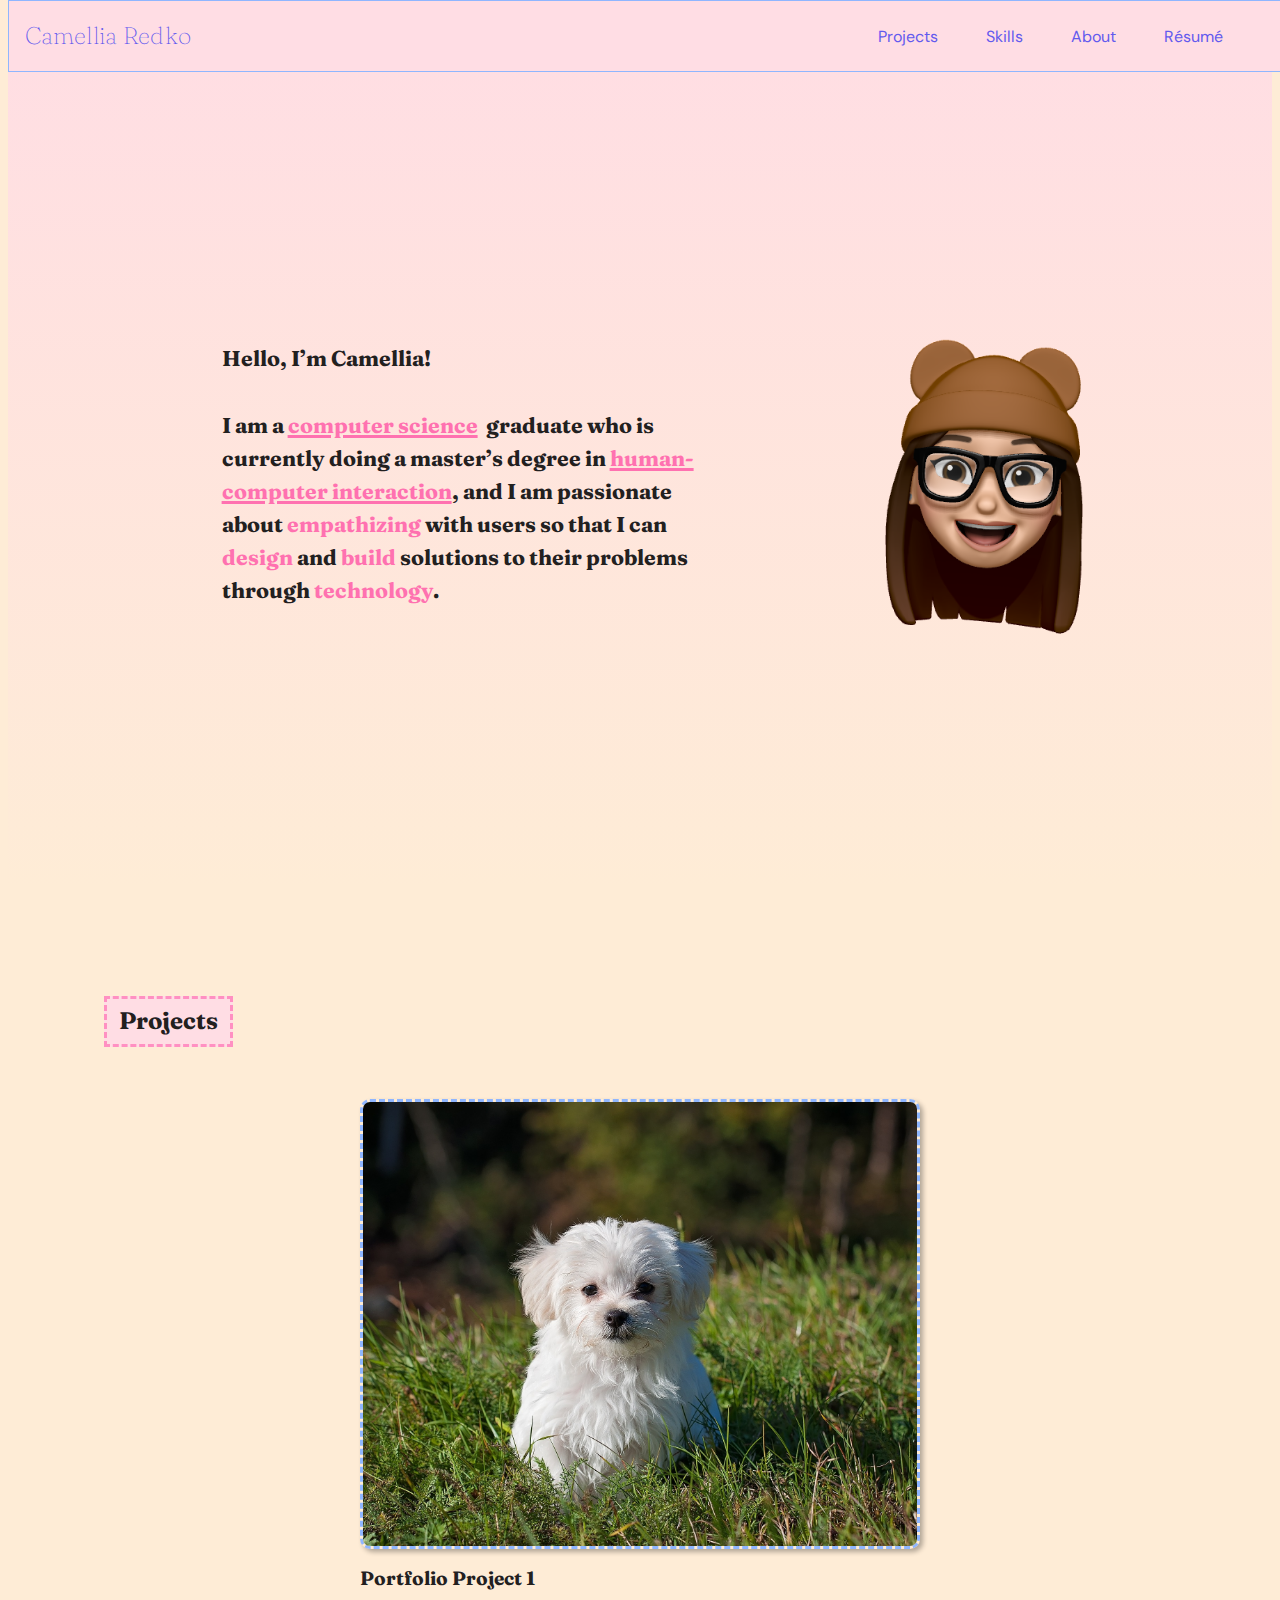
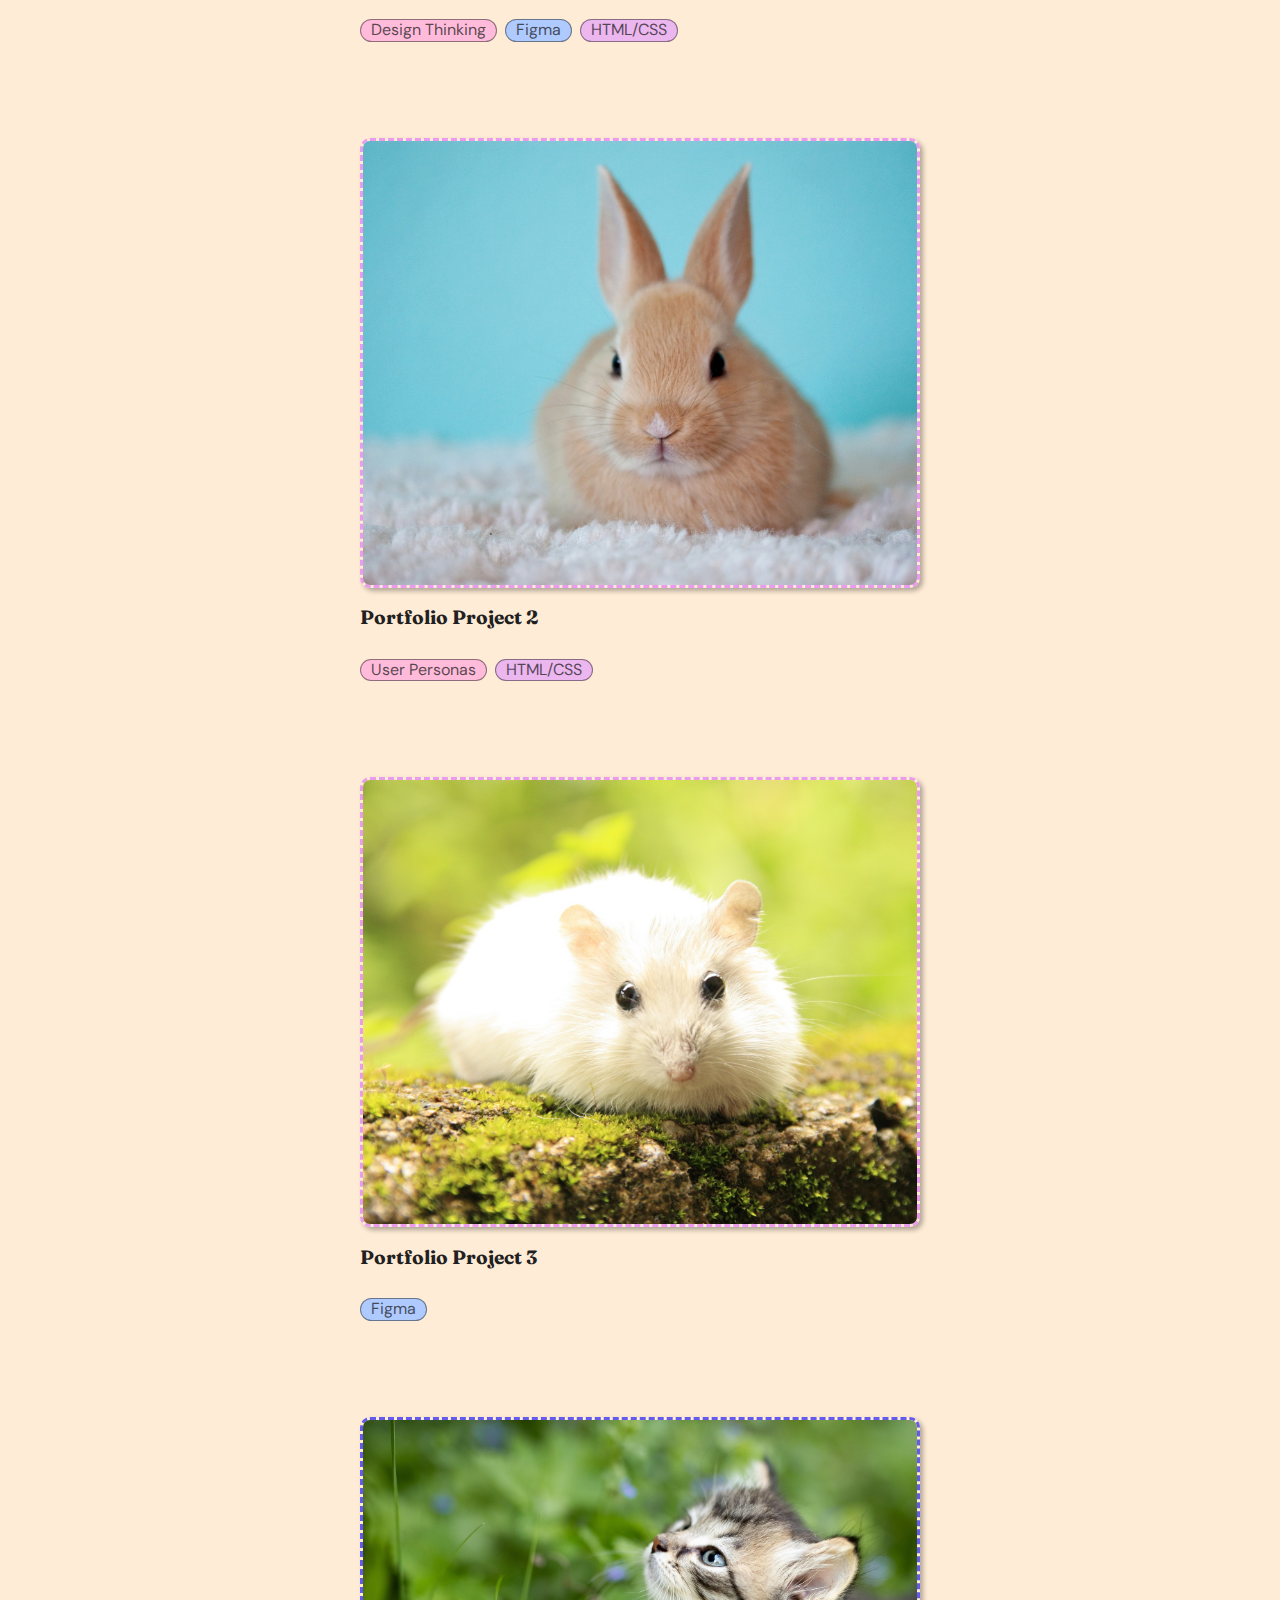
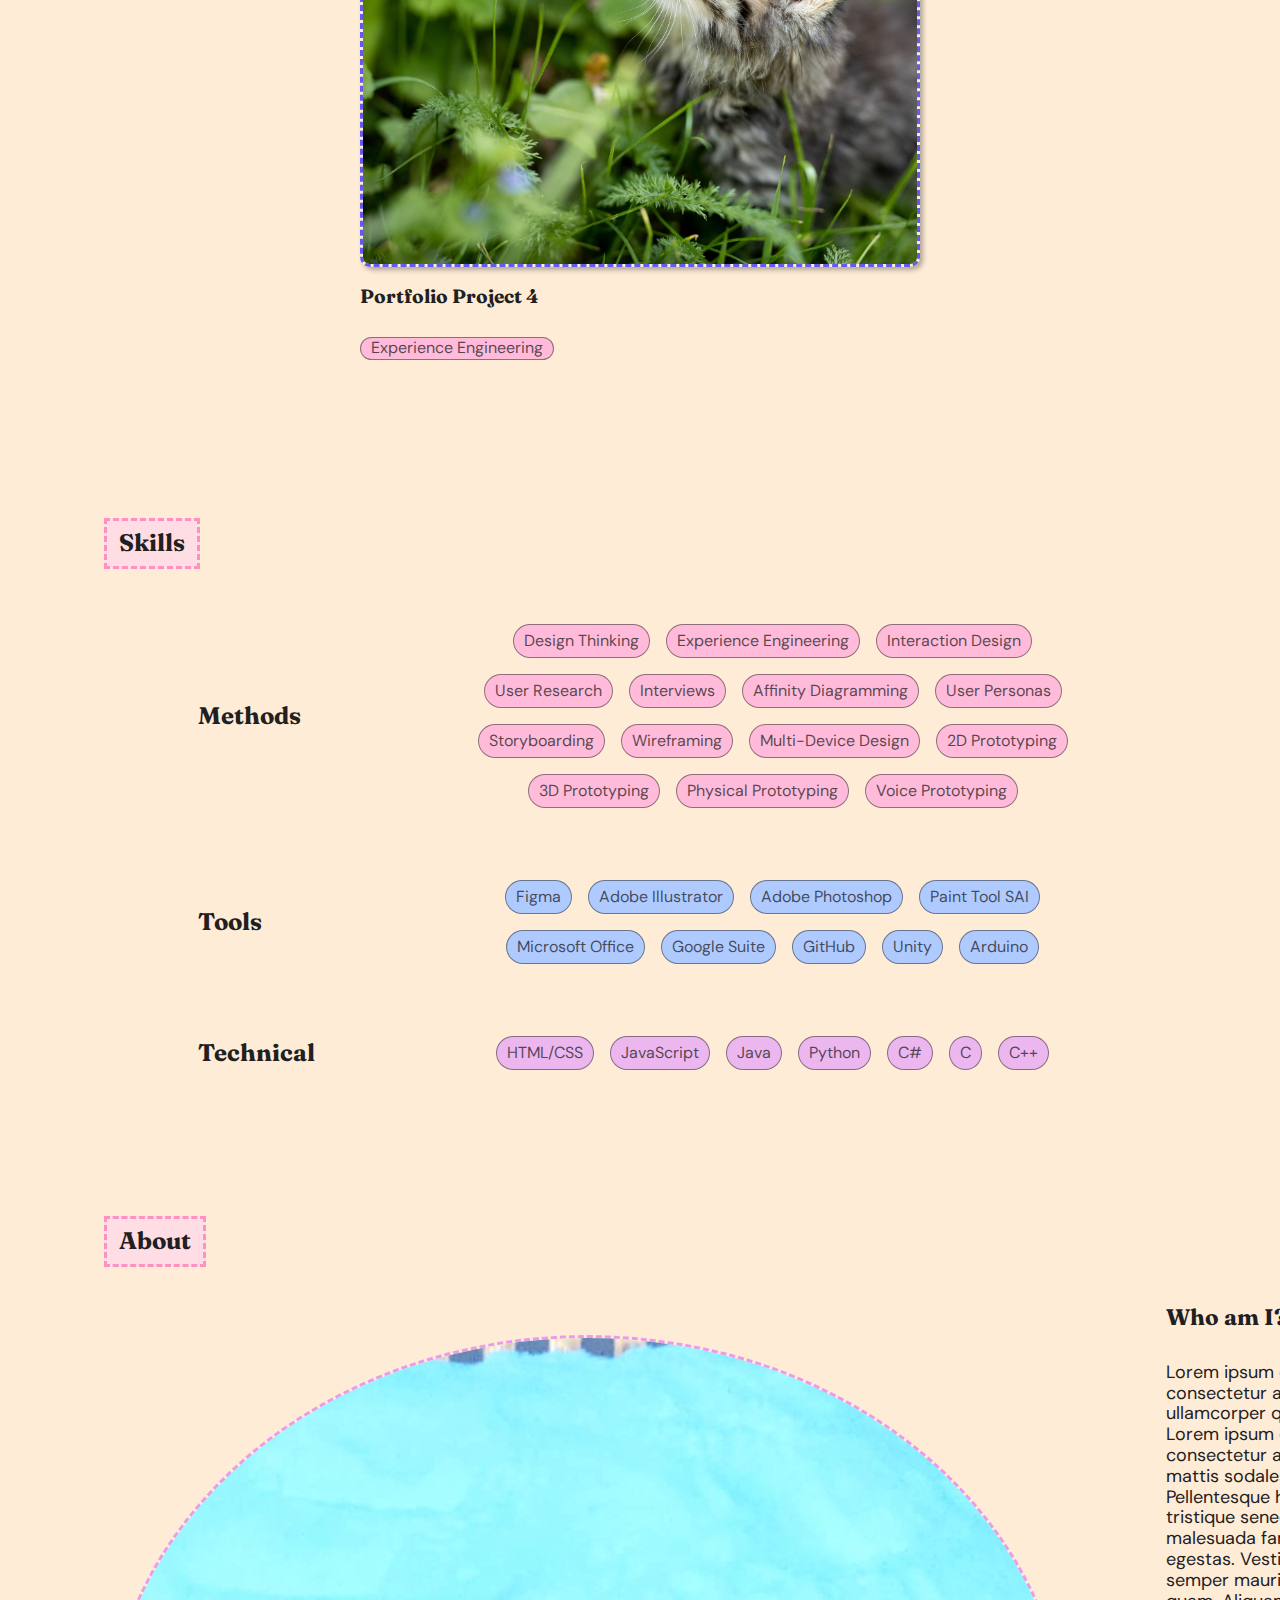
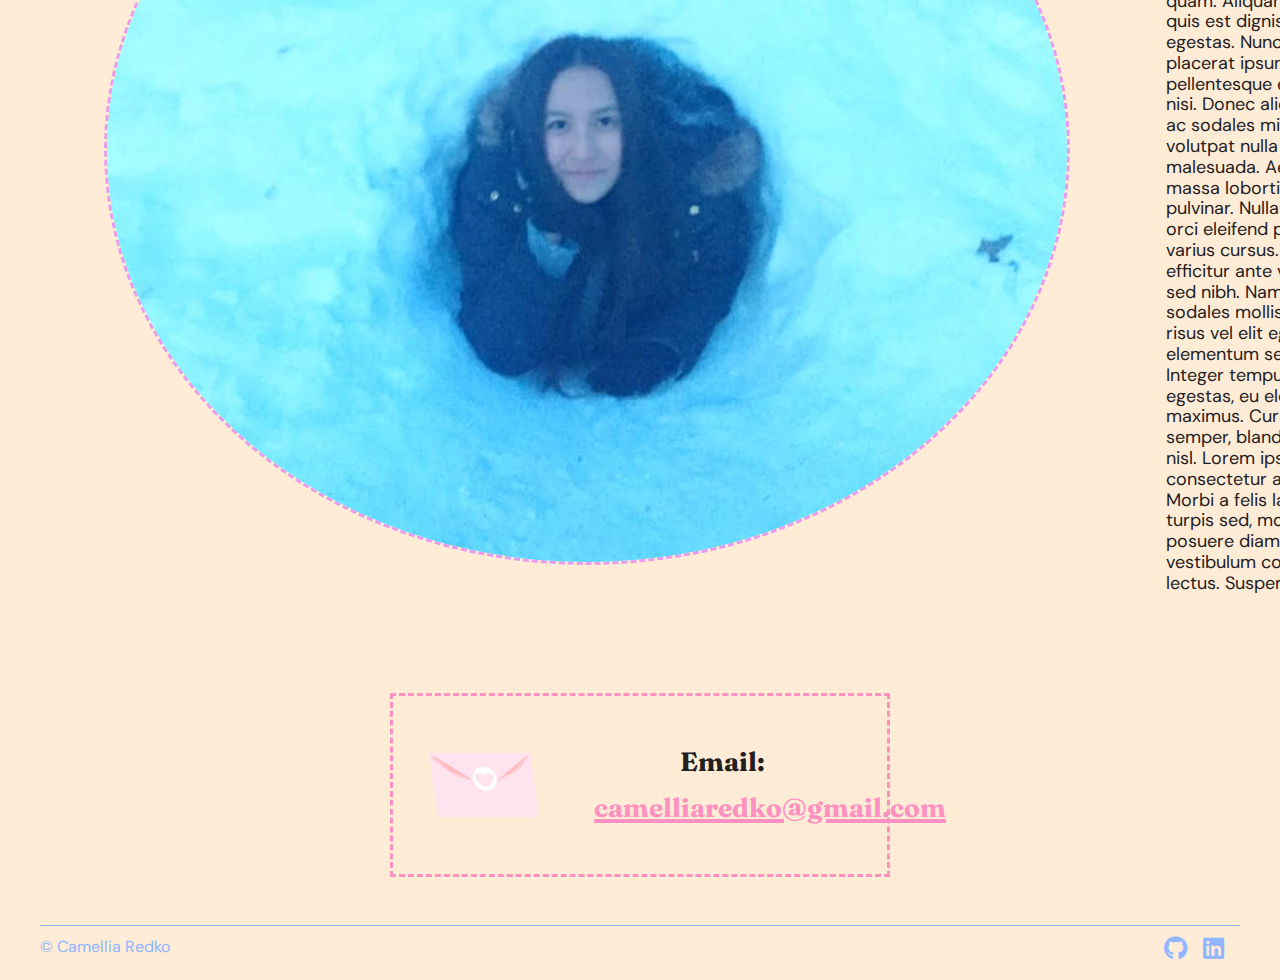
<file: index - Copy.html>
<!DOCTYPE html>
<html lang="en-US">
  <head>
    <meta name="viewport" content="width=device-width, initial-scale=1">
    <title>Camellia's Portfolio</title>
    <link rel="preconnect" href="https://fonts.googleapis.com">
    <link rel="preconnect" href="https://fonts.gstatic.com" crossorigin>
    <link
      href="https://fonts.googleapis.com/css2?family=DM+Sans&family=Fraunces&display=swap"
      rel="stylesheet">
    <link rel="stylesheet" href="https://cdnjs.cloudflare.com/ajax/libs/font-awesome/5.15.3/css/all.min.css">
    <!-- <link rel="stylesheet" href="./camellia_portfolio_index_files/reset.css"> -->
    <link rel="stylesheet" href="./camellia_portfolio_index_files/styles.css">
  </head>
  <body>

    <header id="topbar">
      <h1 id="nameplate"><a href="#intro-section">Camellia Redko</a></h1>
      <nav id="navbar">
        <ul>
          <li><a href="#projects-section">Projects</a></li>
          <li><a href="#skills-section">Skills</a></li>
          <li><a href="#about-section">About</a></li>
          <li><a href="resume.html">Résumé</a></li>
        </ul>
      </nav>
    </header>

    <main>
      <section id="intro-section">
        <div id="intro-text" class="intro-spacer">
          <h3>
            Hello, I’m Camellia! <br> <br>
            I am a
            <a
              href="https://www.vassar.edu/computerscience/"
              target="_blank"
              class="hotpink underline"
            >
              computer science</a
            >
            &nbsp;graduate who is currently doing a master’s degree in
            <a
              href="https://www.plus.ac.at/studium/studienangebot/masterstudien/human-computer-interaction/?lang=en"
              target="_blank"
              class="hotpink underline"
            >
              human-computer interaction</a
            >, and I am passionate about
            <span class="hotpink"> empathizing </span>
            with users so that I can
            <span class="hotpink"> design </span>
            and
            <span class="hotpink"> build </span>
            solutions to their problems through
            <span class="hotpink"> technology</span>.
          </h3>
        </div>
        <img
          id="me-greeting"
          class="intro-spacer"
          src="./camellia_portfolio_index_files/me_greeting.PNG"
          alt="a 3D model of me smiling">
      </section>

      <section id="projects-section">
        <h2 class="section-title">Projects</h2>
        <div id="projects-content" class="section-content">
          <div class="project-container">
            <article class="project-item">
              <img class="project-card-image-big project-blue" src="./camellia_portfolio_index_files/project_1.png" alt="First project image">
              <h3>Portfolio Project 1</h3>
              <div class="big-tags-width tags-container">
              <div class="tag-pink">
                <p>Design Thinking</p>
              </div>
              <div class="tag-blue">
                <p>Figma</p>
              </div>
              <div class="tag-purple">
                <p>HTML/CSS</p>
              </div>
            </div>
            </article>
      
            <article class="project-item">
              <img class="project-card-image-small project-purple" src="./camellia_portfolio_index_files/project_2.png" alt="Second project image">
              <h3>Portfolio Project 2</h3>
              <div class="small-tags-width tags-container">
              <div class="tag-pink">
                <p>User Personas</p>
              </div>
              <div class="tag-purple">
                <p>HTML/CSS</p>
              </div>
            </div>
            </article>

            <article class="project-item">
              <img class="project-card-image-small project-purple" src="./camellia_portfolio_index_files/project_3.png" alt="Third project image">
              <h3>Portfolio Project 3</h3>
              <div class="small-tags-width tags-container">
              <div class="tag-blue">
                <p>Figma</p>
              </div>
            </div>
            </article>
            <article class="project-item">
              <img class="project-card-image-big project-periwinkle" src="./camellia_portfolio_index_files/project_4.png" alt="Fourth project image">
              <h3>Portfolio Project 4</h3>
              <div class="big-tags-width tags-container"></div>
              <div class="tag-pink">
                <p>Experience Engineering</p>
              </div>
            </article>
          </div>
        </div>
      </section>
    <section id="skills-section">
      <h2 class="section-title">Skills</h2>
        <div id="skills-content">
          <div id="methods" class="skill-type">
            <h2>Methods</h2> 
            <div class="skills-boxes-pink">
                <p>Design Thinking</p>
                <p>Experience Engineering</p>
                <p>Interaction Design</p>
                <p>User Research</p>
                <p>Interviews</p>
                <p>Affinity Diagramming</p>
                <p>User Personas</p>
                <p>Storyboarding</p>
                <p>Wireframing</p>
                <p>Multi-Device Design</p>
                <p>2D Prototyping</p>
                <p>3D Prototyping</p>
                <p>Physical Prototyping</p>
                <p>Voice Prototyping</p>
            </div>
          </div>
          <div id="tools" class="skill-type">
            <h2>Tools</h2>
            <div class="skills-boxes-blue">
                <p>Figma</p>
                <p>Adobe Illustrator</p>
                <p>Adobe Photoshop</p>
                <p>Paint Tool SAI</p>
                <p>Microsoft Office</p>
                <p>Google Suite</p>
                <p>GitHub</p>
                <p>Unity</p>
                <p>Arduino</p>
            </div>
          </div>
          <div id="technical" class="skill-type">
            <h2>Technical</h2>
            <div class="skills-boxes-purple">
                <p>HTML/CSS</p>
                <p>JavaScript</p>
                <p>Java</p>
                <p>Python</p>
                <p>C#</p>
                <p>C</p>
                <p>C++</p>
            </div>
          </div>
        </div>
      </section>
      
      <section id="about-section">
        <h2 class="section-title">About</h2>
        <div class="about-content">
          <img class="about-image" src="./camellia_portfolio_index_files/me_igloo.png" alt="Me in an igloo">
          <div class="about-text">
          <h2>Who am I?</h2>
          <p>Lorem ipsum dolor sit amet, consectetur adipiscing elit. Ut ullamcorper quis ex sed tempor. Lorem ipsum dolor sit amet, consectetur adipiscing elit. Sed mattis sodales felis eu tempor. Pellentesque habitant morbi tristique senectus et netus et malesuada fames ac turpis egestas. Vestibulum eget semper mauris, quis bibendum quam. Aliquam faucibus odio quis est dignissim, id feugiat felis egestas. Nunc a est nibh.
            Sed placerat ipsum blandit, pellentesque eros nec, ornare nisi. Donec aliquet maximus odio, ac sodales mi faucibus quis. Sed volutpat nulla id porttitor malesuada. Aenean congue massa lobortis enim accumsan pulvinar. Nullam non sapien sed orci eleifend porttitor. Ut varius varius cursus. Integer eget urna efficitur ante varius euismod ac sed nibh.
            Nam quis nisi at metus sodales mollis. Integer tempus risus vel elit egestas, eu elementum sem maximus. Cur
Integer tempus risus vel elit egestas, eu elementum sem maximus. Curabitur congue nibh semper, blandit ipsum id, tempor nisl. Lorem ipsum dolor sit amet, consectetur adipiscing elit. Morbi a felis laoreet, fringilla turpis sed, mollis metus. Donec posuere diam et libero vestibulum commodo non et lectus. Suspendisse potenti.</p>
              </div>
              </div>
              </section>

          <section id="contact-section">
            <div class="contact-box">
            <img class="letter-image" src="./camellia_portfolio_index_files/letter.png" alt="Letter">
            <div class="contact-text">
            <h2>Email:</h2>
            <h2 class="pink underline pink-underline">camelliaredko@gmail.com</h2>
          </div>
          </div>
          </section>

    </main>
    <footer>
      <span class="blue" style="padding-top: 10px;">&copy; Camellia Redko</span>
      <nav>
        <div class="icon-container">
          <a href="https://github.com/camelliaredko">
            <i class="fab fa-github" style="margin-right: 16px; font-size: 24px; color: #8fb6ff;"></i>
          </a>
          <a href="https://www.linkedin.com/in/camelliaredko/">
            <i class="fab fa-linkedin" style="font-size: 24px; color: #8fb6ff;"></i>
          </a>
        </div>
      </nav>
    </footer>
  </body>
</html>
</file>
<file: camellia_portfolio_index_files/styles.css>
@import url("https://fonts.googleapis.com/css2?family=DM+Sans&family=Fraunces&display=swap");

/* font-family: 'DM Sans', sans-serif;
font-family: 'Fraunces', serif; */

*, *:after, *:before {
  box-sizing: border-box;
}

.blue {
  color: #8fb6ff;
}
.periwinkle {
  color: #635aee;
}
.purple {
  color: #ea9bee;
}
.pink {
  color: #ff90c2;
}
.hotpink {
    color: #FF71B0;
}
.lightpink {
  color: #ffdde4;
}
.tan {
  color: #feecd6;
}
.darkgray {
  color: #22201f;
}
.blue-tag {
  color: #AECAFF;
}
.pink-tag {
  color: #FFBBD9;
}
.purple-tag {
  color: #ECB6EF;
}

html {
  color: #22201f;
  background-color: #feecd6;
}

a {
  text-decoration: none;
  color: #635aee;
}

body {
  font-family: "DM Sans", sans-serif;
}

h1,
h2,
h3,
h4,
h5 {
  font-family: "Fraunces", serif;
}

.underline {
    text-decoration: underline;
    text-decoration-thickness: 15%;
  }

#nameplate {
  margin-left: 0.5em;
  color: #8fb6ff;
  text-decoration: none;
  font-weight: 100;
  font-size: 150%;
  padding: 2rem 3rem 2rem 1rem;
  line-height: 2rem;
  margin: 0em;
}

main {
  position: relative;
  width: 100%;
  margin: 0;
  padding: 0;
  line-height: 1.3em;
}

main section {
  flex-basis: 70%;
  display: flex;
  flex-direction: row;
  flex-wrap: wrap;
  width: 100%;
}

.section-title-wrapper {
    margin-top: 3em;
    margin-bottom: 3em;
    width: 100%;
    position: relative;
}

.section-title {
  font-weight: bold;
  font-size: 150%;
  left: 4em;
  display: inline-block;
  padding: 12px;
  text-align: center;
  border: 3px dashed #ff90c2;
  background-color: #ffdde4;
  color: #22201f;
  position: relative;
}

.section-title-wrapper:after {
  content: "";
  position: absolute;
  width: 100vw;
  height: 1px;
  border-bottom: 3px dashed #ff90c2;
  top: 50%;
  z-index: -1;
}

#intro-section {
    background: linear-gradient(to bottom, #ffdde4, #feecd6);
    font-weight: bolder;
    font-size: 115%;
  }

#projects-section {
  padding-top: 10vh;
}

#skills-section {
  padding-top: 10vh;
}

#about-section {
  padding-top: 10vh;
}

#topbar {
  width: 100%;
  display: flex;
  flex-direction: row;
  justify-content: space-between;
  align-items: center;
  border: 1px solid #8fb6ff;
  margin: 0em;
  padding: 1vh 0vh;
  position: fixed;
  background-color: #ffdde4;
  top: 0;
  z-index: 1;
  height: 8vh;
}

#navbar ul {
  display: flex;
  flex-direction: row;
  margin: 0;
  padding: 0rem 2rem 0rem 2rem;
}

#navbar a {
  padding: 1rem;
}

#navbar li {
  list-style-type: none;
  margin-right: 1em;
}

.skill-type h2 {
  font-weight: bold;
  font-size: 150%;
}

.skills-name {
  display: flex;
  justify-content: flex-start;
  align-items: center;
}

.skills-icons {
  width: 32px;
  height: auto;
  margin-right: 0.75em;
}

.skill-type {
  display: flex;
  flex-direction: row;
  flex-wrap: wrap;
  justify-content: space-between;
  align-content: center;
  align-items: center;
  margin: auto;
  width: 70%;
}

.skills-boxes-pink,
.skills-boxes-blue,
.skills-boxes-purple {
  display: flex;
  flex-direction: row;
  flex-wrap: wrap;
  justify-content: center;
  align-content: center;
  align-items: center;
  width: 70%;
  margin: 1.75em 0em;
  line-height: 2em;
}

.skills-boxes-pink p {
  display: inline-block;
  border: 1px solid rgba(34, 32, 31, 0.5);
  padding: 0px 10px;
  border-radius: 100px;
  background-color: #FFBBD9;
  color: #22201f;
  font-size: 16px;
  margin: 0.5rem;
  color: rgba(34, 32, 31, 0.75);
}

.skills-boxes-blue p {
  display: inline-block;
  border: 1px solid rgba(34, 32, 31, 0.5);
  padding: 0px 10px;
  border-radius: 100px;
  background-color: #AECAFF;
  color: #22201f;
  font-size: 16px;
  margin: 0.5rem;
  color: rgba(34, 32, 31, 0.75);
}

.skills-boxes-purple p {
  display: inline-block;
  border: 1px solid rgba(34, 32, 31, 0.5);
  padding: 0px 10px;
  border-radius: 100px;
  background-color: #ECB6EF;
  color: #22201f;
  font-size: 16px;
  margin: 0.5rem;
  color: rgba(34, 32, 31, 0.75);
}

#contact-section {
  display: flex;
  flex-direction: row;
  justify-content: space-between;
  align-items: center;
}

.contact-box {
  display: flex;
  align-items: center;
  justify-content: center;
  width: 80%;
  max-width: 500px;
  height: auto;
  border: 3px dashed #ff90c2;
  margin: auto;
  object-fit: cover;
  padding: 2em 5%;
}

.letter-image {
  width: 30%;
  max-width: 200px;
  height: auto;
  margin-right: 15%;
  object-fit: cover;
}

.contact-text {
  width: 70%;
  text-align: center;
  font-weight: bold;
  font-size: 110%;
  line-height: 1.5rem;
}

#intro-section {
  display: flex;
  flex-direction: row;
  flex-wrap: wrap;
  padding: 0;
  justify-content: center;
  align-items: center;
  position: relative;
  padding: 12em 0em 9em;
  line-height: 1.8em;
}

#intro-text {
  width: 40%;
  margin: 5em;
}

.intro-spacer {
  padding: 0;
}

#me-greeting {
  width: 18em;
}

.icon-container {
  margin-top: 10px;
}

.about-content {
  display: flex;
  flex-direction: row;
  justify-content: space-between;
  align-items: center;
  margin-bottom: 5em;
}

.about-image {
  flex-basis: 25%;
  flex-shrink: 0;
  flex-grow: 0;
  /* width: 25rem;
  height: 25rem; */
  border-radius: 50%;
  border: 3px dashed #ea9bee;
  margin: 3em 6em 3em 6em;
  object-fit: cover;
  shape-outside: circle();
  /* margin-right: 3em; */
}

.about-text {
  flex-basis: 75%;
  width: 60%;
  min-width: 20%;
  margin-right: 6em;
  font-size: 18px;
}

.about-text h2 {
  font-weight: bold;
  font-size: 125%;
  margin-bottom: 1.5em;
}

.section-content {
  margin: 2em 5em;
  width: 100%;
}

#projects-content {
  display: flex-grow;
  flex-direction: row;
  flex-wrap: wrap;
  justify-content: space-evenly;
}

.project-container {
  display: flex;
  flex-wrap: wrap;
  justify-content: center;
  gap: 5rem 2rem;
}

.project-description {
  max-width: 40vw;
}

.project-item h3 {
  margin-top: 0.7em;
  font-weight: bold;
  font-size: 120%;
}

.project-item p {
  margin-top: 0.7em;
}

.project-blue {
  border: 3px dashed #8fb6ff;
}

.project-pink {
  border: 3px dashed #ff90c2;
}

.project-purple {
  border: 3px dashed #ea9bee;
}

.project-periwinkle {
  border: 3px dashed #635aee;
}

.project-card-image-big {
  width: 40vw;
  height: 50vh;
  min-width: 35em;
  border-radius: 10px;
  margin: 0;
  object-fit: cover;
  box-shadow: 3px 3px 5px rgba(0, 0, 0, 0.3);
}

.project-card-image-small {
  width: 40vw;
  height: 50vh;
  min-width: 35em;
  border-radius: 10px;
  margin: 0;
  object-fit: cover;
  box-shadow: 3px 3px 5px rgba(0, 0, 0, 0.3);
}

.small-tags-width {
  max-width: 40vw;
}

.big-tags-width {
  max-width: 40vw;
}

.tags-container {
  display: flex;
  flex-direction: row;
  flex-wrap: wrap;
}

.tag-pink p {
  display: inline-block;
  border: 1px solid rgba(34, 32, 31, 0.5);
  padding: 0px 10px;
  border-radius: 100px;
  background-color: #FFBBD9;
  color: #22201f;
  font-size: 16px;
  margin-right: 0.5em;
  line-height: 1.3em;
  color: rgba(34, 32, 31, 0.75);
}

.tag-blue p {
  display: inline-block;
  border: 1px solid rgba(34, 32, 31, 0.5);
  padding: 0px 10px;
  border-radius: 100px;
  background-color: #AECAFF;
  color: #22201f;
  font-size: 16px;
  margin-right: 0.5em;
  line-height: 1.3em;
  color: rgba(34, 32, 31, 0.75);
}

.tag-purple p {
  display: inline-block;
  border: 1px solid rgba(34, 32, 31, 0.5);
  padding: 0px 10px;
  border-radius: 100px;
  background-color: #ECB6EF;
  color: #22201f;
  font-size: 16px;
  margin-right: 0.5em;
  line-height: 1.3em;
  color: rgba(34, 32, 31, 0.75);
}

.icon-container {
  display: flex;
  justify-content: center;
  margin: 10px 16px;
}

footer {
  display: flex;
  justify-content: space-between;
  margin-left: auto;
  margin-right: auto;
  border-top: 1px solid #8fb6ff;
  width: 95%;
  text-decoration-color: #8fb6ff;
  margin-top: 3em;
}

/* mobile styles */
@media only screen and (min-width: 0) and (max-width: 50em) {
  #topbar {
    display: flex;
    justify-content: left;
    align-items: center;
  }

  #navbar ul {
    display: none;
  }

  #intro-text {
    width: 80%;
    margin: 2em;
  }

  #me-greeting {
    width: 60%;
    margin: 1em;
  }

  #intro-section {
    display: flex;
    flex-direction: column-reverse;
    flex-wrap: wrap;
    padding: 0;
    justify-content: center;
    align-items: center;
    position: relative;
    padding: 4em 0em 0em;
    line-height: 1.3em;
  }

  .section-content {
    margin: 4em 0em;
    width: 100%;
  }

  .section-title {
    display: inline-block;
    padding: 12px;
    text-align: center;
    border: 3px dashed #ff90c2;
    background-color: #ffdde4;
    color: #22201f;
    position: relative;
    margin: auto;
    width: 50%;
    /* margin-left: 20%; */
  }

  .section-title:before {
    content: "";
    position: absolute;
    width: 100vw;
    height: 1px;
    border-bottom: 3px dashed #ff90c2;
    top: 50%;
    z-index: -1;
    left: 50%;
    margin-left: -50vw;
  }

  .project-card-image-big {
    width: 80vw;
    height: 50vh;
    min-width: 80vw;
    border-radius: 10px;
    margin: 0;
    object-fit: cover;
  }

  .project-card-image-small {
    width: 80vw;
    height: 50vh;
    min-width: 80vw;
    border-radius: 10px;
    margin: 0;
    object-fit: cover;
  }

  .project-description {
    max-width: 80vw;
  }

  .small-tags-width {
    max-width: 80vw;
  }

  .big-tags-width {
    max-width: 80vw;
  }

  #methods {
    margin-top: 5em;
  }

  .skill-type {
    margin-top: 2em;
    flex-direction: column;
    align-items: center;
  }

  .skills-boxes-pink,
  .skills-boxes-blue,
  .skills-boxes-purple {
    display: flex;
    flex-direction: row;
    flex-wrap: wrap;
    justify-content: center;
    align-content: center;
    align-items: center;
    width: 90%;
    margin: 1.75em 0em;
  }

  .about-image {
    width: 80vw;
    height: 80vw;
    border-radius: 50%;
    border: 3px dashed #ea9bee;
    margin: 5em 2em auto;
    object-fit: cover;
  }

  .about-content {
    display: flex;
    flex-direction: column;
    justify-content: space-between;
    align-items: center;
  }

  .about-text {
    font-size: 14px;
    width: 85%;
    min-width: 20%;
    margin: 3em auto;
    margin-bottom: 0em;
  }

  .about-text h2 {
    font-size: 150%;
  }

  .contact-box {
    flex-direction: column;
    align-items: center;
    padding: 2em 1em;
  }

  .letter-image {
    margin: 1em 0;
  }
}
</file>
